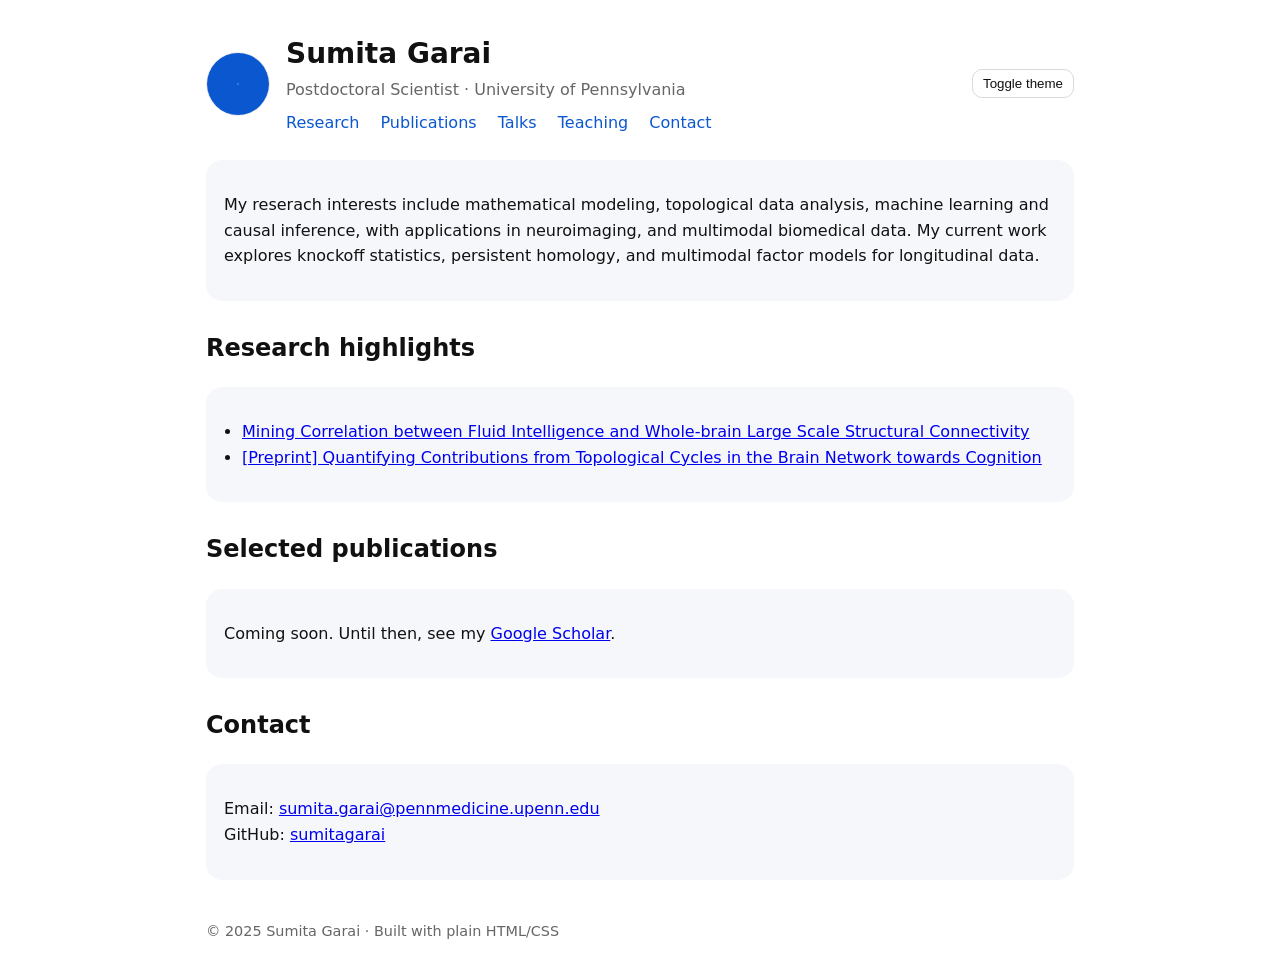
<file: index.html>
<!doctype html>
<html lang="en">
<head>
  <meta charset="utf-8" />
  <meta name="viewport" content="width=device-width, initial-scale=1" />
  <title>Sumita Garai</title>
  <meta name="description" content="Sumita Garai — Machine learning, causal inference, TDA, neuroimaging." />
  <link rel="icon" href="assets/favicon.svg" type="image/svg+xml" />
  <link rel="preload" href="assets/styles.css" as="style" />
  <link rel="stylesheet" href="assets/styles.css" />
  <meta name="color-scheme" content="light dark" />
  <style>
    /* If JS toggles data-theme='dark', respect it explicitly */
    :root[data-theme='dark']{
      --bg:#0b0f17; --fg:#e6e6e6; --muted:#9aa3b2; --link:#8ab4f8; --card:#121826;
    }
  </style>
</head>
<body>
  <div class="container">
    <header>
      <img src="assets/avatar_placeholder.png" alt="Profile photo placeholder" />
      <div>
        <h1>Sumita Garai</h1>
        <div class="tag">Postdoctoral Scientist · University of Pennsylvania</div>
        <nav>
          <a href="#research">Research</a>
          <a href="#pubs">Publications</a>
          <a href="#talks">Talks</a>
          <a href="#teaching">Teaching</a>
          <a href="#contact">Contact</a>
        </nav>
      </div>
      <div class="dark-toggle">
        <button id="theme-toggle" class="toggle" aria-label="Toggle theme">Toggle theme</button>
      </div>
    </header>

    <section class="card" id="about">
      <p>
        My reserach interests include mathematical modeling, topological data analysis, machine learning and causal inference, with applications in
         neuroimaging, and multimodal biomedical data. My current work explores knockoff
         statistics, persistent homology, and multimodal factor models for longitudinal data.
      </p>
    </section>

    <h2 id="research">Research highlights</h2>
    <div class="card">
      <ul class="links">
        <li><a href="https://pubmed.ncbi.nlm.nih.gov/37350917/" target="_blank" rel="noopener">
        Mining Correlation between Fluid Intelligence and Whole-brain Large Scale Structural Connectivity
       </a></li>
        <li><a href="https://www.biorxiv.org/content/10.1101/2024.06.03.597217v1" target="_blank" rel="noopener">
        [Preprint] Quantifying Contributions from Topological Cycles in the Brain Network towards Cognition
      </a>
    </li>
        
      </ul>
    </div>

    <h2 id="pubs">Selected publications</h2>
    <div class="card">
      <p>Coming soon. Until then, see my <a href="https://scholar.google.com/" target="_blank" rel="noopener">Google Scholar</a>.</p>
    </div>

    

    <h2 id="contact">Contact</h2>
    <div class="card">
      <p>
        Email: <a href="mailto:sumita.garai@pennmedicine.upenn.edu">sumita.garai@pennmedicine.upenn.edu</a><br/>
        GitHub: <a href="https://github.com/sumitagarai" target="_blank" rel="noopener">sumitagarai</a>
      </p>
    </div>

    <footer>
      <div>&copy; 2025 Sumita Garai · Built with plain HTML/CSS</div>
    </footer>
  </div>
  <script src="assets/main.js"></script>
</body>
</html>
</file>
<file: assets/styles.css>
:root{
  --bg:#ffffff; --fg:#111; --muted:#666; --link:#0b57d0; --card:#f5f7fb;
}
@media (prefers-color-scheme: dark){
  :root{ --bg:#0b0f17; --fg:#e6e6e6; --muted:#9aa3b2; --link:#8ab4f8; --card:#121826;}
}
*{box-sizing:border-box}
body{margin:0;background:var(--bg);color:var(--fg);font:16px/1.6 system-ui,-apple-system,Segoe UI,Roboto,Ubuntu,Inter,Arial}
.container{max-width:900px;margin:0 auto;padding:32px 16px}
header{display:flex;flex-wrap:wrap;align-items:center;gap:16px;margin-bottom:24px}
header img{width:64px;height:64px;border-radius:50%;object-fit:cover;border:1px solid rgba(0,0,0,.08)}
header h1{margin:0;font-size:1.75rem}
.tag{color:var(--muted)}
nav{margin-top:8px}
nav a{margin-right:16px;text-decoration:none;color:var(--link)}
.card{background:var(--card);border-radius:16px;padding:16px 18px;margin:16px 0}
h2{margin-top:28px}
footer{margin-top:40px;color:var(--muted);font-size:.9rem}
kbd{background:#eee;border-radius:6px;padding:2px 6px;border:1px solid #ddd}
.dark-toggle{margin-left:auto}
button.toggle{border:1px solid rgba(0,0,0,.15);background:transparent;padding:6px 10px;border-radius:10px;color:var(--fg);cursor:pointer}
ul.links{padding-left:18px}
</file>
